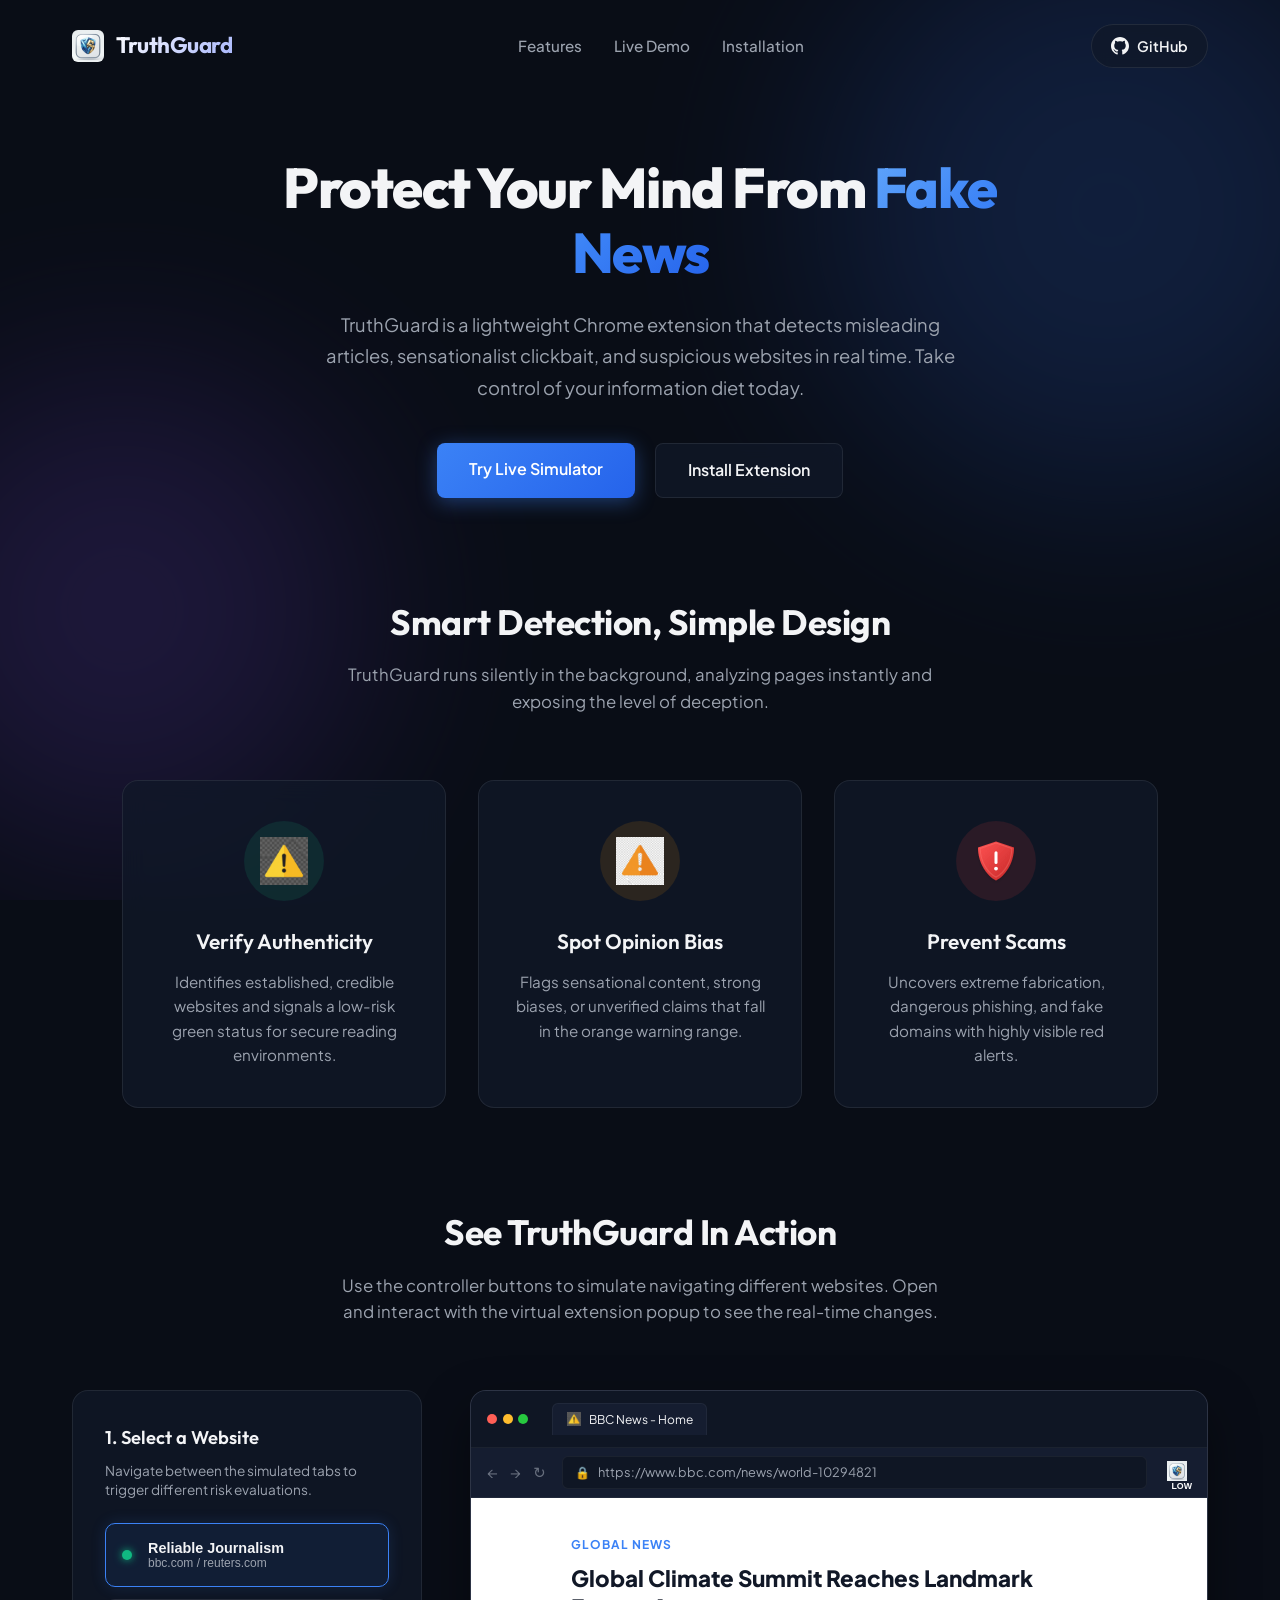
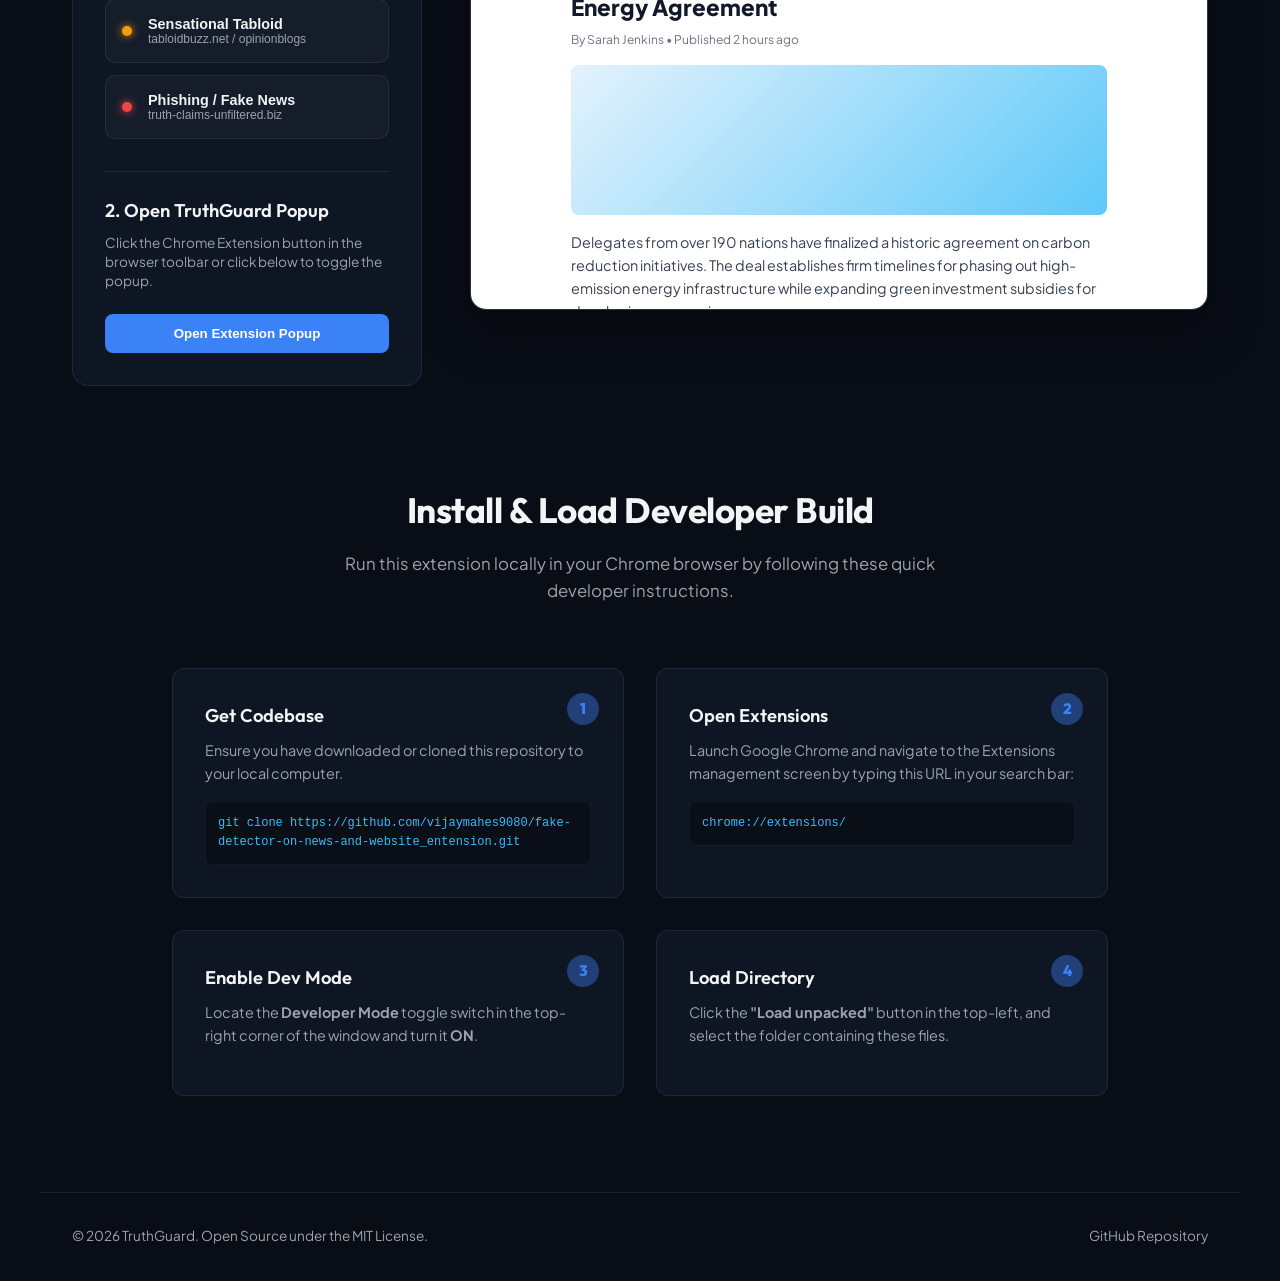
<file: index.html>
<!DOCTYPE html>
<html lang="en">
<head>
  <meta charset="UTF-8">
  <meta name="viewport" content="width=device-width, initial-scale=1.0">
  <!-- SEO Meta Tags -->
  <title>TruthGuard - Premium Fake News & Website Detector Extension</title>
  <meta name="description" content="TruthGuard is a modern Chrome extension that detects fake news and deceptive websites using simulated impact metrics and real-time level indicators. Try the interactive live demo.">
  <meta name="keywords" content="fake news detector, chrome extension, trustguard, misinformation, verify news, browser security">
  <meta name="author" content="Vijay Mahes">
  
  <!-- Font from Google Fonts -->
  <link rel="preconnect" href="https://fonts.googleapis.com">
  <link rel="preconnect" href="https://fonts.gstatic.com" crossorigin>
  <link href="https://fonts.googleapis.com/css2?family=Outfit:wght@300;400;600;700;800&family=Plus+Jakarta+Sans:wght@300;400;500;600;700&display=swap" rel="stylesheet">
  
  <!-- Stylesheets -->
  <link rel="stylesheet" href="index.css">
</head>
<body>

  <!-- Background Gradients -->
  <div class="gradient-bg">
    <div class="grad-circle grad-1"></div>
    <div class="grad-circle grad-2"></div>
  </div>

  <!-- Header Section -->
  <header class="header">
    <div class="logo">
      <img src="icons/icon.png" alt="TruthGuard Logo" class="logo-img" id="logo_image">
      <span class="logo-text">TruthGuard</span>
    </div>
    <nav class="nav-links">
      <a href="#features" class="nav-link" id="nav_link_features">Features</a>
      <a href="#demo" class="nav-link" id="nav_link_demo">Live Demo</a>
      <a href="#installation" class="nav-link" id="nav_link_install">Installation</a>
    </nav>
    <a href="https://github.com/vijaymahes9080/fake-detector-on-news-and-website_entension" target="_blank" class="github-btn" id="btn_github_repo">
      <svg class="github-icon" viewBox="0 0 24 24" fill="currentColor">
        <path d="M12 0c-6.626 0-12 5.373-12 12 0 5.302 3.438 9.8 8.207 11.387.599.111.793-.261.793-.577v-2.234c-3.338.726-4.033-1.416-4.033-1.416-.546-1.387-1.333-1.756-1.333-1.756-1.089-.745.083-.729.083-.729 1.205.084 1.839 1.237 1.839 1.237 1.07 1.834 2.807 1.304 3.492.997.107-.775.418-1.305.762-1.604-2.665-.305-5.467-1.334-5.467-5.931 0-1.311.469-2.381 1.236-3.221-.124-.303-.535-1.524.117-3.176 0 0 1.008-.322 3.301 1.23.957-.266 1.983-.399 3.003-.404 1.02.005 2.047.138 3.006.404 2.291-1.552 3.297-1.23 3.297-1.23.653 1.653.242 2.874.118 3.176.77.84 1.235 1.911 1.235 3.221 0 4.609-2.807 5.624-5.479 5.921.43.372.823 1.102.823 2.222v3.293c0 .319.192.694.801.576 4.765-1.589 8.199-6.086 8.199-11.386 0-6.627-5.373-12-12-12z"/>
      </svg>
      GitHub
    </a>
  </header>

  <!-- Hero Section -->
  <main class="hero-section">
    <div class="hero-content">
      <h1 class="hero-title" id="main_title">Protect Your Mind From <span class="highlight">Fake News</span></h1>
      <p class="hero-subtitle" id="main_subtitle">
        TruthGuard is a lightweight Chrome extension that detects misleading articles, sensationalist clickbait, and suspicious websites in real time. Take control of your information diet today.
      </p>
      <div class="hero-buttons">
        <a href="#demo" class="primary-btn" id="btn_hero_demo">Try Live Simulator</a>
        <a href="#installation" class="secondary-btn" id="btn_hero_install">Install Extension</a>
      </div>
    </div>
  </main>

  <!-- Features Section -->
  <section class="features-section" id="features">
    <div class="section-header">
      <h2 class="section-title">Smart Detection, Simple Design</h2>
      <p class="section-desc">TruthGuard runs silently in the background, analyzing pages instantly and exposing the level of deception.</p>
    </div>
    <div class="features-grid">
      <div class="feature-card">
        <div class="feature-icon-wrapper low-risk-bg">
          <img src="icons/low.png" alt="Low Risk icon" class="feature-icon">
        </div>
        <h3>Verify Authenticity</h3>
        <p>Identifies established, credible websites and signals a low-risk green status for secure reading environments.</p>
      </div>
      <div class="feature-card">
        <div class="feature-icon-wrapper medium-risk-bg">
          <img src="icons/medium.png" alt="Medium Risk icon" class="feature-icon">
        </div>
        <h3>Spot Opinion Bias</h3>
        <p>Flags sensational content, strong biases, or unverified claims that fall in the orange warning range.</p>
      </div>
      <div class="feature-card">
        <div class="feature-icon-wrapper high-risk-bg">
          <!-- We now have high.svg! -->
          <img src="icons/high.svg" alt="High Risk icon" class="feature-icon">
        </div>
        <h3>Prevent Scams</h3>
        <p>Uncovers extreme fabrication, dangerous phishing, and fake domains with highly visible red alerts.</p>
      </div>
    </div>
  </section>

  <!-- Demo Section with Live Extension Simulator -->
  <section class="demo-section" id="demo">
    <div class="section-header">
      <h2 class="section-title">See TruthGuard In Action</h2>
      <p class="section-desc">Use the controller buttons to simulate navigating different websites. Open and interact with the virtual extension popup to see the real-time changes.</p>
    </div>

    <div class="demo-container">
      
      <!-- Controller Panel -->
      <div class="demo-controls">
        <h3>1. Select a Website</h3>
        <p class="control-help">Navigate between the simulated tabs to trigger different risk evaluations.</p>
        
        <div class="preset-buttons">
          <button class="preset-btn active" id="btn_preset_safe" data-type="safe">
            <span class="status-dot dot-safe"></span>
            <div class="preset-text">
              <strong>Reliable Journalism</strong>
              <span>bbc.com / reuters.com</span>
            </div>
          </button>
          
          <button class="preset-btn" id="btn_preset_medium" data-type="medium">
            <span class="status-dot dot-medium"></span>
            <div class="preset-text">
              <strong>Sensational Tabloid</strong>
              <span>tabloidbuzz.net / opinionblogs</span>
            </div>
          </button>
          
          <button class="preset-btn" id="btn_preset_dangerous" data-type="dangerous">
            <span class="status-dot dot-dangerous"></span>
            <div class="preset-text">
              <strong>Phishing / Fake News</strong>
              <span>truth-claims-unfiltered.biz</span>
            </div>
          </button>
        </div>

        <div class="action-panel">
          <h3>2. Open TruthGuard Popup</h3>
          <p class="control-help">Click the Chrome Extension button in the browser toolbar or click below to toggle the popup.</p>
          <button class="action-btn" id="btn_toggle_popup_control">Open Extension Popup</button>
        </div>
      </div>

      <!-- Browser & Extension Simulator Mockup -->
      <div class="browser-mockup">
        
        <!-- Browser Header/Toolbar -->
        <div class="browser-header">
          <div class="browser-dots">
            <span class="dot dot-red"></span>
            <span class="dot dot-yellow"></span>
            <span class="dot dot-green"></span>
          </div>
          
          <!-- Mock Browser Tabs -->
          <div class="browser-tabs">
            <div class="browser-tab active" id="browser_tab_title">
              <img src="icons/low.png" alt="Favicon" class="tab-favicon" id="tab_favicon">
              <span id="tab_title_text">BBC News - Home</span>
            </div>
          </div>
        </div>

        <div class="browser-toolbar">
          <div class="nav-arrows">
            <span class="arrow">&larr;</span>
            <span class="arrow">&rarr;</span>
            <span class="arrow">&#8635;</span>
          </div>
          
          <!-- Address Bar -->
          <div class="address-bar">
            <span class="lock-icon" id="address_lock">🔒</span>
            <span class="address-text" id="address_text">https://www.bbc.com/news/world-10294821</span>
          </div>
          
          <!-- Toolbar Icons (Contains TruthGuard Extension Icon) -->
          <div class="toolbar-icons">
            <button class="extension-icon-btn" id="btn_extension_icon" title="TruthGuard: Click to view scan details">
              <img src="icons/icon.png" alt="TruthGuard Extension" class="ext-icon-img">
              <span class="risk-badge" id="toolbar_risk_badge">LOW</span>
            </button>
          </div>
        </div>

        <!-- Browser Viewport / Webpage Content -->
        <div class="browser-viewport">
          
          <!-- Simulated Article Page -->
          <div class="web-page-content" id="web_page_container">
            <span class="article-category" id="article_category">GLOBAL NEWS</span>
            <h2 class="article-title" id="article_title">Global Climate Summit Reaches Landmark Energy Agreement</h2>
            <div class="article-meta">
              <span class="article-author">By Sarah Jenkins</span> &bull; 
              <span class="article-date">Published 2 hours ago</span>
            </div>
            <div class="article-img-placeholder" id="article_image_placeholder">
              <!-- Placeholder styled content -->
              <div class="img-simulated-graphics"></div>
            </div>
            <p class="article-paragraph" id="article_body">
              Delegates from over 190 nations have finalized a historic agreement on carbon reduction initiatives. The deal establishes firm timelines for phasing out high-emission energy infrastructure while expanding green investment subsidies for developing economies.
            </p>
          </div>

          <!-- Glassmorphic Simulated Extension Popup Container -->
          <div class="simulated-popup-overlay" id="popup_overlay">
            <div class="simulated-popup-iframe-wrapper" style="width: 280px; height: 350px; background: rgba(255, 255, 255, 0.95); border-radius: 12px; overflow: hidden; box-shadow: 0 10px 30px rgba(0, 0, 0, 0.3); border: 1px solid rgba(0, 0, 0, 0.08); transition: transform 0.3s cubic-bezier(0.34, 1.56, 0.64, 1); transform: translateY(-10px);">
              <iframe src="popup.html" style="width: 100%; height: 100%; border: none; display: block;" id="popupIframe"></iframe>
            </div>
          </div>

        </div>

      </div>

    </div>
  </section>

  <!-- Installation & Developer Setup Section -->
  <section class="installation-section" id="installation">
    <div class="section-header">
      <h2 class="section-title">Install & Load Developer Build</h2>
      <p class="section-desc">Run this extension locally in your Chrome browser by following these quick developer instructions.</p>
    </div>

    <div class="installation-steps-container">
      <div class="step-card">
        <div class="step-num">1</div>
        <h4>Get Codebase</h4>
        <p>Ensure you have downloaded or cloned this repository to your local computer.</p>
        <pre class="code-snippet"><code>git clone https://github.com/vijaymahes9080/fake-detector-on-news-and-website_entension.git</code></pre>
      </div>

      <div class="step-card">
        <div class="step-num">2</div>
        <h4>Open Extensions</h4>
        <p>Launch Google Chrome and navigate to the Extensions management screen by typing this URL in your search bar:</p>
        <pre class="code-snippet"><code>chrome://extensions/</code></pre>
      </div>

      <div class="step-card">
        <div class="step-num">3</div>
        <h4>Enable Dev Mode</h4>
        <p>Locate the <strong>Developer Mode</strong> toggle switch in the top-right corner of the window and turn it <strong>ON</strong>.</p>
      </div>

      <div class="step-card">
        <div class="step-num">4</div>
        <h4>Load Directory</h4>
        <p>Click the <strong>"Load unpacked"</strong> button in the top-left, and select the folder containing these files.</p>
      </div>
    </div>
  </section>

  <!-- Footer Section -->
  <footer class="footer">
    <p>&copy; 2026 TruthGuard. Open Source under the MIT License.</p>
    <div class="footer-links">
      <a href="https://github.com/vijaymahes9080/fake-detector-on-news-and-website_entension" target="_blank" id="footer_github_link">GitHub Repository</a>
    </div>
  </footer>

  <!-- Page Logic Script -->
  <script src="index.js"></script>
</body>
</html>
</file>
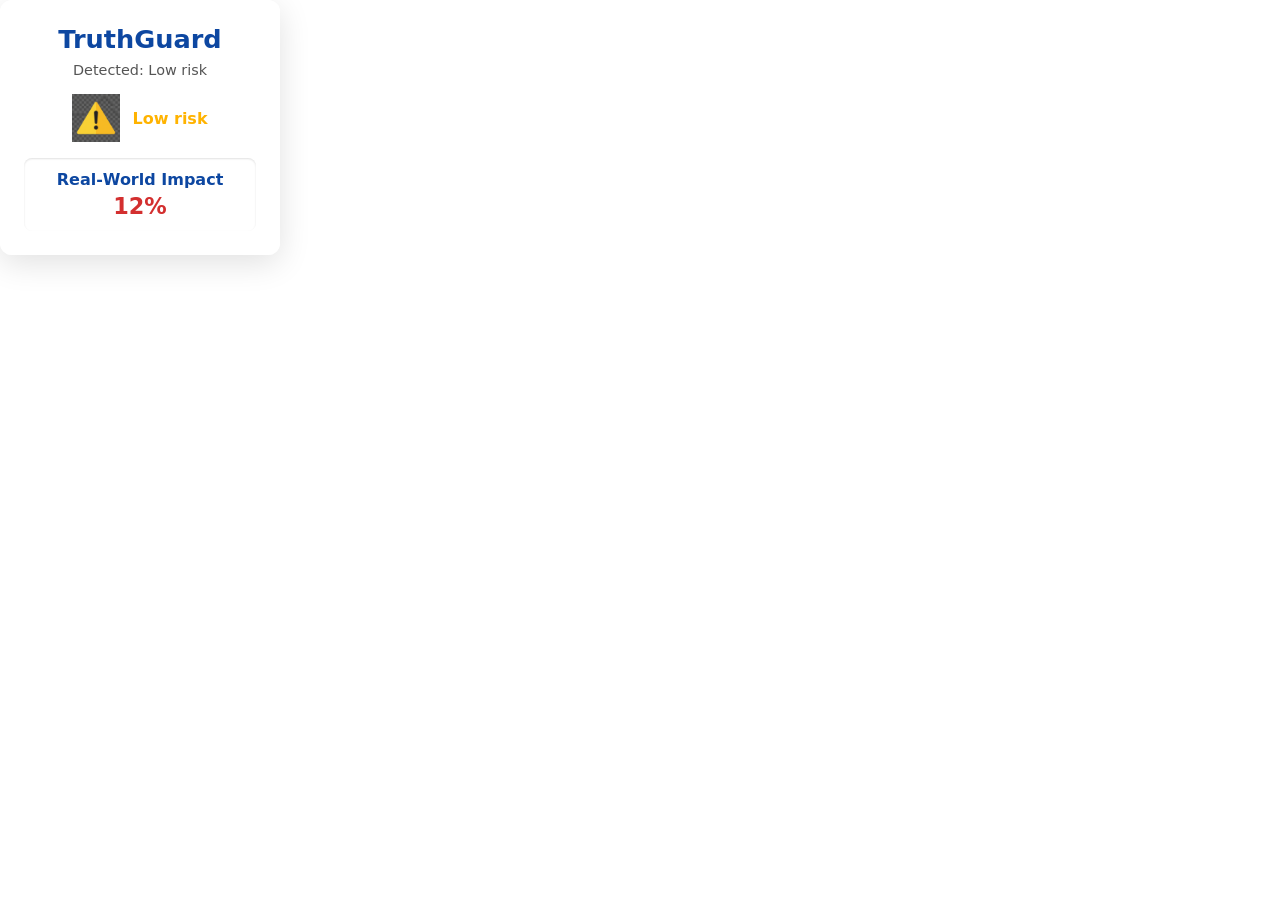
<file: popup.html>
<!DOCTYPE html>
<html lang="en">
<head>
  <meta charset="UTF-8" />
  <meta name="viewport" content="width=device-width, initial-scale=1.0" />
  <link rel="stylesheet" href="popup.css" />
  <script src="chrome-polyfill.js"></script>
</head>
<body>
  <div class="container">
    <h1>TruthGuard</h1>
    <p id="status">Analyzing...</p>
    <div class="level" id="levelContainer">
      <!-- Icon and description will be injected by popup.js -->
    </div>
    <div class="impact">
      <h2>Real‑World Impact</h2>
      <p id="impactMetric">0%</p>
    </div>
  </div>
  <script src="popup.js"></script>
</body>
</html>
</file>
<file: index.css>
/* Premium Stylesheet for TruthGuard Landing Page */

:root {
  --bg-dark: #090d16;
  --panel-bg: rgba(17, 25, 40, 0.75);
  --panel-border: rgba(255, 255, 255, 0.08);
  --text-primary: #f3f4f6;
  --text-secondary: #9ca3af;
  
  --primary-color: #3b82f6;
  --primary-glow: rgba(59, 130, 246, 0.4);
  
  /* Risk Status Colors */
  --low-color: #10b981; /* Premium Emerald */
  --low-bg: rgba(16, 185, 129, 0.15);
  --medium-color: #f59e0b; /* Premium Amber */
  --medium-bg: rgba(245, 158, 11, 0.15);
  --high-color: #ef4444; /* Premium Rose */
  --high-bg: rgba(239, 68, 68, 0.15);
  
  --font-family: 'Plus Jakarta Sans', system-ui, -apple-system, sans-serif;
  --font-heading: 'Outfit', system-ui, -apple-system, sans-serif;
  
  --transition-smooth: all 0.3s cubic-bezier(0.4, 0, 0.2, 1);
}

/* Reset */
* {
  margin: 0;
  padding: 0;
  box-sizing: border-box;
}

html {
  scroll-behavior: smooth;
}

body {
  background-color: var(--bg-dark);
  color: var(--text-primary);
  font-family: var(--font-family);
  overflow-x: hidden;
  line-height: 1.6;
}

/* Dynamic Gradient Background */
.gradient-bg {
  position: absolute;
  top: 0;
  left: 0;
  width: 100%;
  height: 100vh;
  z-index: -1;
  overflow: hidden;
  pointer-events: none;
}

.grad-circle {
  position: absolute;
  border-radius: 50%;
  filter: blur(100px);
  opacity: 0.18;
}

.grad-1 {
  top: -10%;
  right: -10%;
  width: 600px;
  height: 600px;
  background: radial-gradient(circle, #3b82f6 0%, #1e40af 100%);
  animation: float 20s ease-in-out infinite;
}

.grad-2 {
  top: 40%;
  left: -10%;
  width: 500px;
  height: 500px;
  background: radial-gradient(circle, #8b5cf6 0%, #4c1d95 100%);
  animation: float-reverse 25s ease-in-out infinite;
}

@keyframes float {
  0%, 100% { transform: translateY(0) scale(1); }
  50% { transform: translateY(-40px) scale(1.05); }
}

@keyframes float-reverse {
  0%, 100% { transform: translateY(0) scale(1); }
  50% { transform: translateY(30px) scale(0.95); }
}

/* Header Section */
.header {
  max-width: 1200px;
  margin: 0 auto;
  padding: 1.5rem 2rem;
  display: flex;
  justify-content: space-between;
  align-items: center;
  position: relative;
  z-index: 10;
}

.logo {
  display: flex;
  align-items: center;
  gap: 0.75rem;
}

.logo-img {
  width: 32px;
  height: 32px;
  border-radius: 6px;
}

.logo-text {
  font-family: var(--font-heading);
  font-size: 1.4rem;
  font-weight: 700;
  letter-spacing: -0.5px;
  background: linear-gradient(135deg, #ffffff 0%, #a5b4fc 100%);
  -webkit-background-clip: text;
  -webkit-text-fill-color: transparent;
}

.nav-links {
  display: flex;
  gap: 2rem;
}

.nav-link {
  color: var(--text-secondary);
  text-decoration: none;
  font-weight: 500;
  font-size: 0.95rem;
  transition: var(--transition-smooth);
}

.nav-link:hover {
  color: var(--text-primary);
}

.github-btn {
  display: inline-flex;
  align-items: center;
  gap: 0.5rem;
  background: var(--panel-bg);
  border: 1px solid var(--panel-border);
  color: var(--text-primary);
  padding: 0.6rem 1.2rem;
  border-radius: 9999px;
  text-decoration: none;
  font-weight: 600;
  font-size: 0.9rem;
  transition: var(--transition-smooth);
  backdrop-filter: blur(8px);
}

.github-btn:hover {
  background: rgba(255, 255, 255, 0.08);
  border-color: rgba(255, 255, 255, 0.2);
  transform: translateY(-2px);
}

.github-icon {
  width: 18px;
  height: 18px;
}

/* Hero Section */
.hero-section {
  max-width: 800px;
  margin: 4rem auto 2rem;
  padding: 0 2rem;
  text-align: center;
  position: relative;
  z-index: 5;
}

.hero-content {
  animation: fadeIn 1s ease-out;
}

.hero-title {
  font-family: var(--font-heading);
  font-size: 3.5rem;
  font-weight: 800;
  line-height: 1.15;
  letter-spacing: -1.5px;
  margin-bottom: 1.5rem;
}

.hero-title .highlight {
  background: linear-gradient(135deg, #60a5fa 0%, #3b82f6 50%, #2563eb 100%);
  -webkit-background-clip: text;
  -webkit-text-fill-color: transparent;
}

.hero-subtitle {
  font-size: 1.15rem;
  color: var(--text-secondary);
  max-width: 640px;
  margin: 0 auto 2.5rem;
  line-height: 1.7;
}

.hero-buttons {
  display: flex;
  justify-content: center;
  gap: 1.25rem;
}

.primary-btn {
  background: linear-gradient(135deg, #3b82f6 0%, #2563eb 100%);
  color: #ffffff;
  padding: 0.85rem 2rem;
  border-radius: 8px;
  text-decoration: none;
  font-weight: 600;
  font-size: 1rem;
  transition: var(--transition-smooth);
  box-shadow: 0 4px 20px var(--primary-glow);
}

.primary-btn:hover {
  transform: translateY(-2px);
  box-shadow: 0 6px 24px var(--primary-glow);
  opacity: 0.95;
}

.secondary-btn {
  background: var(--panel-bg);
  border: 1px solid var(--panel-border);
  color: var(--text-primary);
  padding: 0.85rem 2rem;
  border-radius: 8px;
  text-decoration: none;
  font-weight: 600;
  font-size: 1rem;
  transition: var(--transition-smooth);
  backdrop-filter: blur(8px);
}

.secondary-btn:hover {
  background: rgba(255, 255, 255, 0.08);
  border-color: rgba(255, 255, 255, 0.2);
  transform: translateY(-2px);
}

/* Features Section */
.features-section {
  max-width: 1100px;
  margin: 6rem auto;
  padding: 0 2rem;
}

.section-header {
  text-align: center;
  margin-bottom: 4rem;
}

.section-title {
  font-family: var(--font-heading);
  font-size: 2.2rem;
  font-weight: 700;
  margin-bottom: 0.75rem;
  letter-spacing: -0.5px;
}

.section-desc {
  color: var(--text-secondary);
  font-size: 1.05rem;
  max-width: 600px;
  margin: 0 auto;
}

.features-grid {
  display: grid;
  grid-template-columns: repeat(3, 1fr);
  gap: 2rem;
}

.feature-card {
  background: var(--panel-bg);
  border: 1px solid var(--panel-border);
  border-radius: 16px;
  padding: 2.5rem 2rem;
  text-align: center;
  transition: var(--transition-smooth);
  backdrop-filter: blur(12px);
}

.feature-card:hover {
  transform: translateY(-5px);
  border-color: rgba(255, 255, 255, 0.15);
  box-shadow: 0 12px 30px rgba(0, 0, 0, 0.25);
}

.feature-icon-wrapper {
  width: 80px;
  height: 80px;
  border-radius: 50%;
  display: flex;
  align-items: center;
  justify-content: center;
  margin: 0 auto 1.5rem;
}

.feature-icon {
  width: 48px;
  height: 48px;
  object-fit: contain;
}

.low-risk-bg { background: rgba(16, 185, 129, 0.12); }
.medium-risk-bg { background: rgba(245, 158, 11, 0.12); }
.high-risk-bg { background: rgba(239, 68, 68, 0.12); }

.feature-card h3 {
  font-family: var(--font-heading);
  font-size: 1.3rem;
  font-weight: 600;
  margin-bottom: 0.75rem;
}

.feature-card p {
  color: var(--text-secondary);
  font-size: 0.95rem;
  line-height: 1.6;
}

/* Demo Section styling */
.demo-section {
  max-width: 1200px;
  margin: 6rem auto;
  padding: 0 2rem;
}

.demo-container {
  display: grid;
  grid-template-columns: 350px 1fr;
  gap: 3rem;
  align-items: start;
}

/* Demo Controls */
.demo-controls {
  background: var(--panel-bg);
  border: 1px solid var(--panel-border);
  border-radius: 16px;
  padding: 2rem;
  backdrop-filter: blur(12px);
}

.demo-controls h3 {
  font-family: var(--font-heading);
  font-size: 1.15rem;
  font-weight: 600;
  margin-bottom: 0.5rem;
  color: var(--text-primary);
}

.control-help {
  color: var(--text-secondary);
  font-size: 0.85rem;
  margin-bottom: 1.5rem;
  line-height: 1.4;
}

.preset-buttons {
  display: flex;
  flex-direction: column;
  gap: 0.75rem;
  margin-bottom: 2rem;
}

.preset-btn {
  display: flex;
  align-items: center;
  gap: 1rem;
  background: rgba(255, 255, 255, 0.03);
  border: 1px solid var(--panel-border);
  border-radius: 10px;
  padding: 1rem;
  cursor: pointer;
  width: 100%;
  text-align: left;
  transition: var(--transition-smooth);
}

.preset-btn:hover {
  background: rgba(255, 255, 255, 0.07);
  border-color: rgba(255, 255, 255, 0.15);
}

.preset-btn.active {
  background: rgba(59, 130, 246, 0.08);
  border-color: var(--primary-color);
  box-shadow: 0 0 15px rgba(59, 130, 246, 0.15);
}

.status-dot {
  width: 10px;
  height: 10px;
  border-radius: 50%;
  flex-shrink: 0;
}

.dot-safe { background-color: var(--low-color); box-shadow: 0 0 8px var(--low-color); }
.dot-medium { background-color: var(--medium-color); box-shadow: 0 0 8px var(--medium-color); }
.dot-dangerous { background-color: var(--high-color); box-shadow: 0 0 8px var(--high-color); }

.preset-text {
  display: flex;
  flex-direction: column;
}

.preset-text strong {
  font-size: 0.9rem;
  color: var(--text-primary);
}

.preset-text span {
  font-size: 0.75rem;
  color: var(--text-secondary);
}

.action-panel {
  border-top: 1px solid var(--panel-border);
  padding-top: 1.5rem;
}

.action-btn {
  background: var(--primary-color);
  color: #fff;
  border: none;
  border-radius: 8px;
  padding: 0.75rem 1.25rem;
  font-weight: 600;
  width: 100%;
  cursor: pointer;
  transition: var(--transition-smooth);
}

.action-btn:hover {
  opacity: 0.9;
  transform: translateY(-1px);
}

/* Browser Mockup styling */
.browser-mockup {
  background: #151d30;
  border: 1px solid rgba(255, 255, 255, 0.1);
  border-radius: 16px;
  overflow: hidden;
  box-shadow: 0 20px 50px rgba(0, 0, 0, 0.4);
  display: flex;
  flex-direction: column;
  height: 520px;
}

.browser-header {
  background: #0f1624;
  padding: 0.75rem 1rem;
  display: flex;
  align-items: center;
  gap: 1.5rem;
  border-bottom: 1px solid rgba(255, 255, 255, 0.05);
}

.browser-dots {
  display: flex;
  gap: 0.35rem;
}

.dot {
  width: 10px;
  height: 10px;
  border-radius: 50%;
}

.dot-red { background-color: #ff5f56; }
.dot-yellow { background-color: #ffbd2e; }
.dot-green { background-color: #27c93f; }

.browser-tabs {
  display: flex;
}

.browser-tab {
  background: #151d30;
  border-radius: 6px 6px 0 0;
  padding: 0.35rem 0.85rem;
  display: flex;
  align-items: center;
  gap: 0.5rem;
  font-size: 0.75rem;
  color: var(--text-primary);
  border: 1px solid rgba(255, 255, 255, 0.05);
  border-bottom: none;
}

.tab-favicon {
  width: 14px;
  height: 14px;
  object-fit: contain;
}

.browser-toolbar {
  background: #151d30;
  padding: 0.5rem 1rem;
  display: flex;
  align-items: center;
  gap: 1rem;
  border-bottom: 1px solid rgba(255, 255, 255, 0.05);
}

.nav-arrows {
  display: flex;
  gap: 0.75rem;
  color: var(--text-secondary);
  font-size: 0.95rem;
  cursor: default;
}

.arrow {
  opacity: 0.6;
}

.address-bar {
  background: #0f1624;
  border: 1px solid rgba(255, 255, 255, 0.05);
  border-radius: 6px;
  padding: 0.35rem 0.75rem;
  flex-grow: 1;
  display: flex;
  align-items: center;
  gap: 0.5rem;
  font-size: 0.8rem;
  color: var(--text-secondary);
}

.lock-icon {
  font-size: 0.75rem;
}

.address-text {
  overflow: hidden;
  text-overflow: ellipsis;
  white-space: nowrap;
}

.toolbar-icons {
  display: flex;
  align-items: center;
}

.extension-icon-btn {
  background: transparent;
  border: none;
  cursor: pointer;
  position: relative;
  padding: 0.25rem;
  border-radius: 6px;
  transition: var(--transition-smooth);
}

.extension-icon-btn:hover {
  background: rgba(255, 255, 255, 0.08);
}

.ext-icon-img {
  width: 20px;
  height: 20px;
}

.risk-badge {
  position: absolute;
  bottom: -4px;
  right: -4px;
  font-size: 0.55rem;
  font-weight: 800;
  padding: 1px 3px;
  border-radius: 3px;
  color: #fff;
}

.risk-badge.low { background-color: var(--low-color); }
.risk-badge.medium { background-color: var(--medium-color); }
.risk-badge.high { background-color: var(--high-color); }

/* Browser Viewport and Web Page */
.browser-viewport {
  position: relative;
  background: #ffffff;
  color: #333333;
  flex-grow: 1;
  overflow-y: auto;
}

.web-page-content {
  padding: 2rem;
  max-width: 600px;
  margin: 0 auto;
}

.article-category {
  font-size: 0.75rem;
  font-weight: 700;
  color: #3b82f6;
  letter-spacing: 1px;
}

.article-title {
  font-size: 1.4rem;
  font-weight: 800;
  margin: 0.5rem 0;
  color: #111827;
  line-height: 1.3;
}

.article-meta {
  font-size: 0.75rem;
  color: #6b7280;
  margin-bottom: 1rem;
}

.article-img-placeholder {
  width: 100%;
  height: 150px;
  background: #f3f4f6;
  border-radius: 8px;
  margin-bottom: 1rem;
  overflow: hidden;
  position: relative;
}

.img-simulated-graphics {
  width: 100%;
  height: 100%;
  background: linear-gradient(135deg, #e0f2fe 0%, #38bdf8 100%);
  opacity: 0.8;
}

.article-paragraph {
  font-size: 0.9rem;
  line-height: 1.6;
  color: #374151;
}

/* Simulated Extension Popup Over Webpage */
.simulated-popup-overlay {
  position: absolute;
  top: 0;
  left: 0;
  width: 100%;
  height: 100%;
  background: rgba(0, 0, 0, 0.4);
  backdrop-filter: blur(2px);
  z-index: 100;
  display: flex;
  justify-content: flex-end;
  align-items: flex-start;
  padding: 1rem;
  opacity: 0;
  pointer-events: none;
  transition: opacity 0.25s ease;
}

.simulated-popup-overlay.open {
  opacity: 1;
  pointer-events: auto;
}

.simulated-popup {
  width: 280px;
  background: rgba(255, 255, 255, 0.92);
  backdrop-filter: blur(16px);
  border: 1px solid rgba(0, 0, 0, 0.08);
  border-radius: 12px;
  box-shadow: 0 10px 30px rgba(0, 0, 0, 0.3);
  text-align: center;
  overflow: hidden;
  transform: translateY(-10px);
  transition: transform 0.3s cubic-bezier(0.34, 1.56, 0.64, 1);
}

.simulated-popup-overlay.open .simulated-popup {
  transform: translateY(0);
}

.popup-header {
  background: #0d47a1;
  color: #fff;
  padding: 0.75rem 1rem;
  display: flex;
  justify-content: space-between;
  align-items: center;
}

.popup-header h2 {
  font-size: 1.1rem;
  font-weight: 700;
  font-family: var(--font-heading);
}

.popup-close-btn {
  background: transparent;
  border: none;
  color: #fff;
  font-size: 1.3rem;
  cursor: pointer;
  line-height: 1;
  opacity: 0.8;
}

.popup-close-btn:hover {
  opacity: 1;
}

.popup-body {
  padding: 1.25rem;
  color: #333;
}

#sim_status {
  font-size: 0.85rem;
  color: #555;
  margin-bottom: 0.75rem;
}

.sim-level-wrapper {
  display: flex;
  align-items: center;
  justify-content: center;
  gap: 0.5rem;
  margin: 0.75rem 0 1rem;
  transition: transform 0.2s ease;
}

.sim-level-wrapper:hover {
  transform: scale(1.05);
}

.sim-level-wrapper img {
  width: 44px;
  height: 44px;
  object-fit: contain;
}

.sim-level-wrapper span {
  font-weight: 700;
  font-size: 1rem;
}

.sim-impact-card {
  background: rgba(0, 0, 0, 0.04);
  border-radius: 8px;
  padding: 0.6rem;
  box-shadow: inset 0 1px 2px rgba(0, 0, 0, 0.05);
}

.sim-impact-card h3 {
  font-size: 0.85rem;
  color: #0d47a1;
  margin-bottom: 0.15rem;
}

#sim_impactMetric {
  font-size: 1.3rem;
  font-weight: 800;
  transition: color 0.3s ease;
}

.popup-footer-text {
  font-size: 0.65rem;
  color: #888;
  margin-top: 1rem;
}

/* Installation Section styling */
.installation-section {
  max-width: 1000px;
  margin: 6rem auto;
  padding: 0 2rem;
}

.installation-steps-container {
  display: grid;
  grid-template-columns: repeat(2, 1fr);
  gap: 2rem;
  margin-top: 3rem;
}

.step-card {
  background: var(--panel-bg);
  border: 1px solid var(--panel-border);
  border-radius: 12px;
  padding: 2rem;
  position: relative;
  backdrop-filter: blur(12px);
}

.step-num {
  position: absolute;
  top: 1.5rem;
  right: 1.5rem;
  background: var(--primary-glow);
  color: var(--primary-color);
  font-family: var(--font-heading);
  font-weight: 800;
  width: 32px;
  height: 32px;
  border-radius: 50%;
  display: flex;
  align-items: center;
  justify-content: center;
  font-size: 0.95rem;
}

.step-card h4 {
  font-family: var(--font-heading);
  font-size: 1.15rem;
  font-weight: 600;
  margin-bottom: 0.5rem;
}

.step-card p {
  color: var(--text-secondary);
  font-size: 0.9rem;
  margin-bottom: 1rem;
}

.code-snippet {
  background: rgba(0, 0, 0, 0.3);
  border: 1px solid rgba(255, 255, 255, 0.05);
  border-radius: 6px;
  padding: 0.75rem;
  font-family: 'Courier New', Courier, monospace;
  font-size: 0.75rem;
  color: #38bdf8;
  overflow-x: auto;
  white-space: pre-wrap;
  word-break: break-all;
}

/* Footer styling */
.footer {
  border-top: 1px solid var(--panel-border);
  max-width: 1200px;
  margin: 6rem auto 0;
  padding: 2rem;
  display: flex;
  justify-content: space-between;
  align-items: center;
  color: var(--text-secondary);
  font-size: 0.85rem;
}

.footer-links a {
  color: var(--text-secondary);
  text-decoration: none;
  transition: var(--transition-smooth);
}

.footer-links a:hover {
  color: var(--text-primary);
}

/* Keyframe animations */
@keyframes fadeIn {
  from { opacity: 0; transform: translateY(20px); }
  to { opacity: 1; transform: translateY(0); }
}

/* Responsive adjustments */
@media (max-width: 900px) {
  .features-grid {
    grid-template-columns: 1fr;
  }
  
  .demo-container {
    grid-template-columns: 1fr;
  }
  
  .installation-steps-container {
    grid-template-columns: 1fr;
  }
  
  .hero-title {
    font-size: 2.5rem;
  }
  
  .header {
    flex-direction: column;
    gap: 1rem;
    text-align: center;
  }
  
  .footer {
    flex-direction: column;
    gap: 1rem;
    text-align: center;
  }
}

/* Simulated Popup Wrapper transition */
.simulated-popup-overlay.open .simulated-popup-iframe-wrapper {
  transform: translateY(0) !important;
}
</file>
<file: popup.css>
/* Premium glass‑morphism UI */
:root {
  --bg: rgba(255,255,255,0.85);
  --glass: rgba(255,255,255,0.25);
  --shadow: rgba(0,0,0,0.12);
  --primary: #0d47a1;
  --low: #ffb300;
  --medium: #ff6f00;
  --high: #d32f2f;
  --font: 'Inter', system-ui, sans-serif;
}
* { box-sizing:border-box; margin:0; padding:0; font-family:var(--font); }
.container {
  width:280px; padding:1.5rem; background:var(--bg);
  backdrop-filter:blur(12px); border-radius:12px;
  box-shadow:0 8px 32px var(--shadow); text-align:center;
}
h1 { font-size:1.6rem; color:var(--primary); margin-bottom:.5rem; }
#status { font-size:.9rem; color:#555; margin-bottom:1rem; }
.level {
  display:flex; align-items:center; justify-content:center;
  gap:.75rem; margin:1rem 0;
}
.level img { width:48px; height:48px; }
.level span { font-weight:600; font-size:1rem; }
.impact {
  margin-top:1rem; background:var(--glass);
  border-radius:8px; padding:.75rem;
  box-shadow:inset 0 1px 2px var(--shadow);
}
.impact h2 { font-size:1rem; color:var(--primary); margin-bottom:.25rem; }
#impactMetric { font-size:1.4rem; font-weight:700; color:var(--high); }
.level:hover { transform:scale(1.04); transition:transform .2s ease; }
</file>
